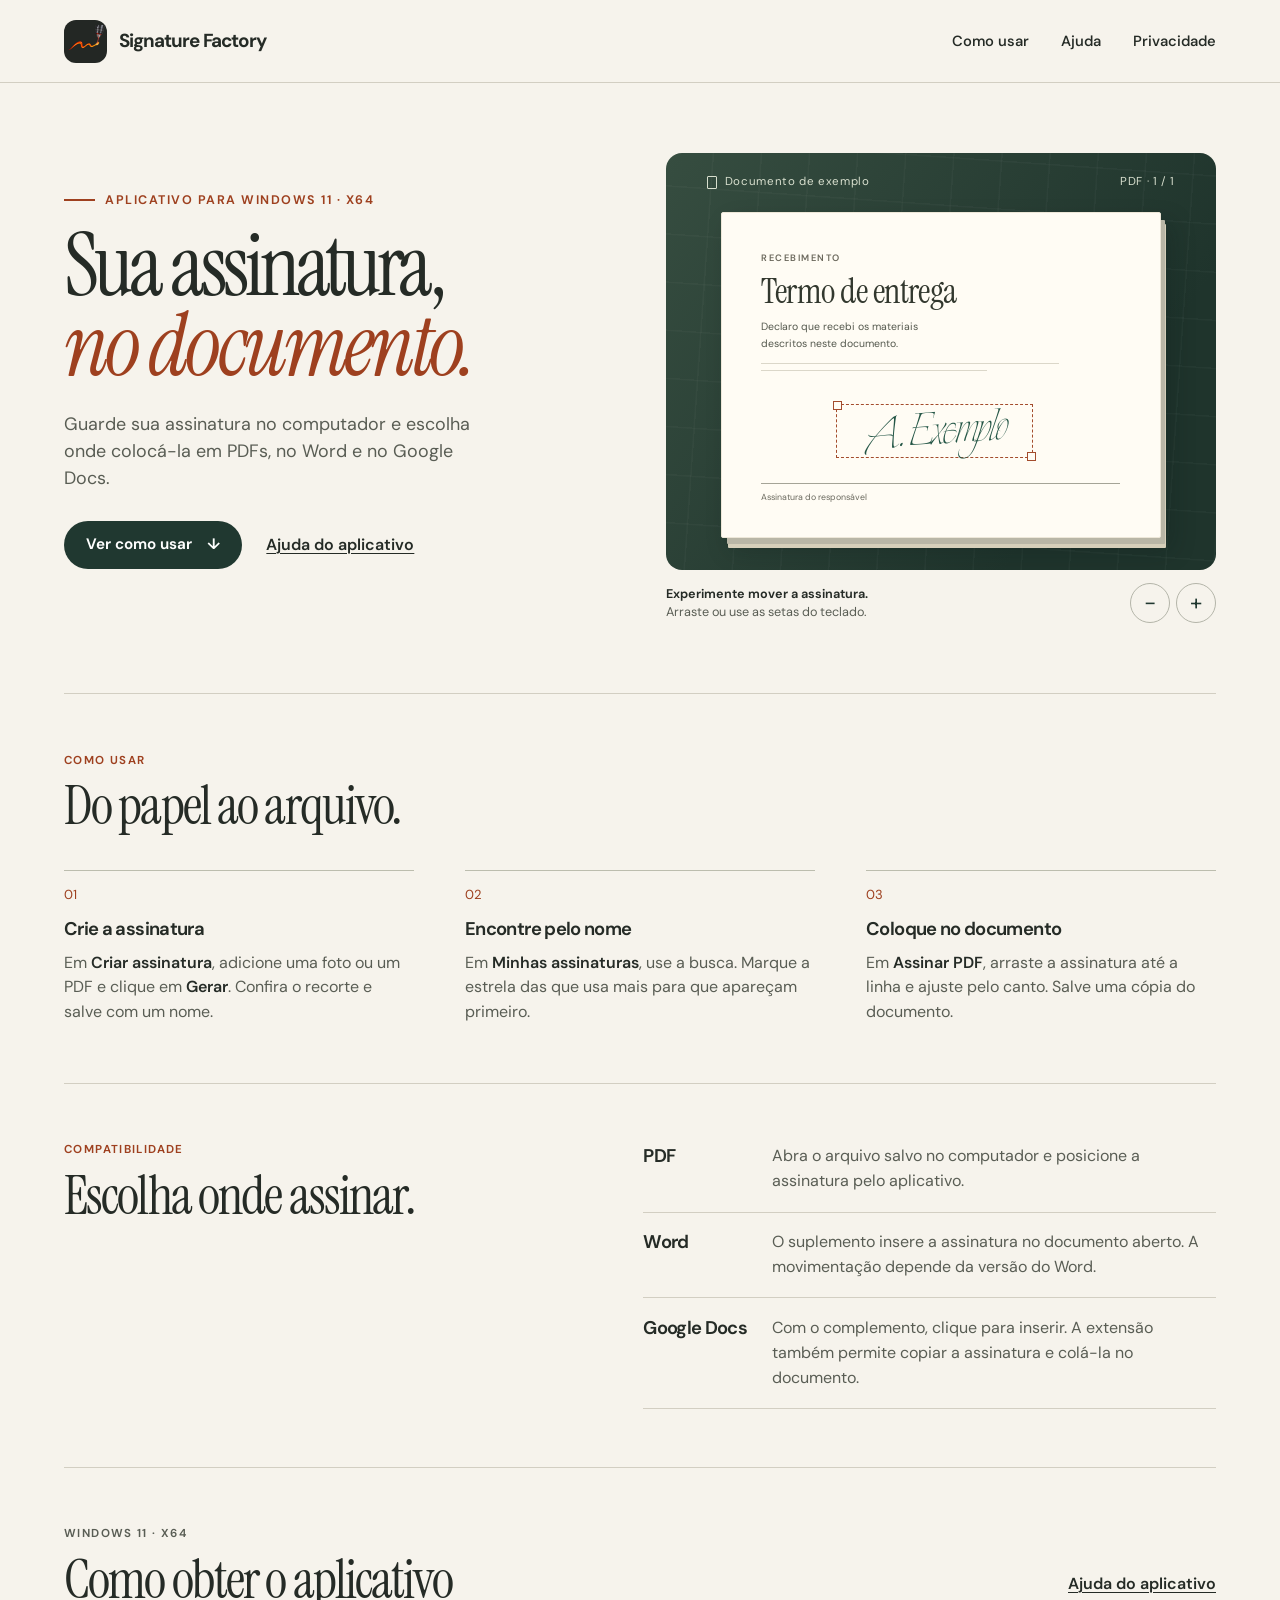
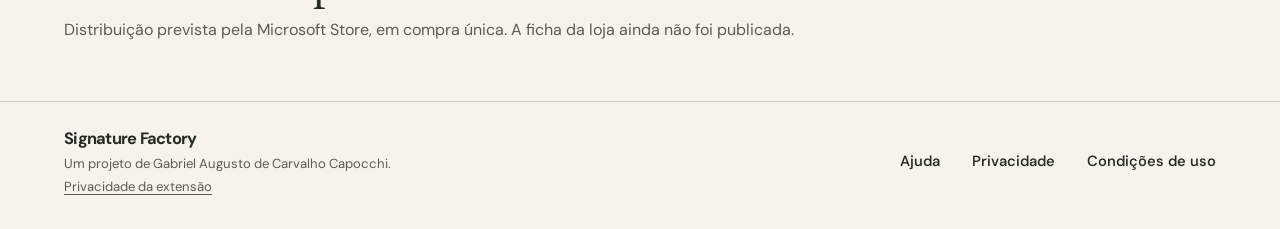
<file: index.html>
<!doctype html>
<html lang="pt-BR">
<head>
  <meta charset="utf-8">
  <meta name="viewport" content="width=device-width,initial-scale=1">
  <meta name="description" content="Crie, guarde e posicione sua assinatura em documentos pelo Windows. Conheça a prévia do Signature Factory.">
  <meta name="theme-color" content="#f6f3ec">
  <title>Signature Factory · Assinar documentos</title>
  <link rel="icon" href="assets/icone.png" type="image/png">
  <link rel="stylesheet" href="assets/site.css">
  <script src="publicacao.js" defer></script>
  <script src="assets/site.js" defer></script>
</head>
<body>
<a class="skip" href="#conteudo">Pular para o conteúdo</a>
<header class="site-header"><div class="shell masthead">
  <a class="brand" href="index.html" aria-label="Signature Factory, início"><span class="logo"><img src="assets/icone.png" width="40" height="40" alt=""></span>Signature Factory</a>
  <nav aria-label="Navegação principal"><a href="index.html#como-usar">Como usar</a><a href="ajuda.html">Ajuda</a><a href="privacidade.html">Privacidade</a></nav>
</div></header>
<main id="conteudo" class="shell">
<section class="hero" aria-labelledby="titulo">
  <div class="intro">
    <p class="platform">Aplicativo para Windows 11 · x64</p>
    <h1 id="titulo">Sua assinatura,<br><em>no documento.</em></h1>
    <p class="lede">Guarde sua assinatura no computador e escolha onde colocá-la em PDFs, no Word e no Google Docs.</p>
    <div class="actions"><a class="button" href="#como-usar">Ver como usar <span aria-hidden="true">↓</span></a><a class="text-link" href="ajuda.html">Ajuda do aplicativo</a></div>
  </div>
  <figure class="demo" id="exemplo">
    <div class="desk">
      <div class="viewer-bar"><span class="viewer-name">Documento de exemplo</span><span>PDF · 1 / 1</span></div>
      <div class="sheet" id="folha">
        <div class="sheet-body" aria-hidden="true"><span class="doc-label">Recebimento</span><h2>Termo de entrega</h2><p>Declaro que recebi os materiais<br>descritos neste documento.</p><span class="rule"></span><span class="rule short"></span><div class="sign-line"><small>Assinatura do responsável</small></div></div>
        <button class="signature" id="rubrica" type="button" aria-label="Mover assinatura fictícia. Use as setas do teclado." aria-describedby="instrucao"><span aria-hidden="true">A. Exemplo</span></button>
      </div>
    </div>
    <figcaption><span id="instrucao"><strong>Experimente mover a assinatura.</strong> Arraste ou use as setas do teclado.</span><div class="demo-controls" aria-label="Tamanho da assinatura"><button type="button" id="reduzir" aria-label="Diminuir assinatura">−</button><button type="button" id="ampliar" aria-label="Ampliar assinatura">+</button></div></figcaption>
    <p class="sr" role="status" id="demo-status"></p>
  </figure>
</section>
<section class="steps-section" id="como-usar" aria-labelledby="steps-title">
  <div class="section-heading"><p class="section-kicker">Como usar</p><h2 id="steps-title">Do papel ao arquivo.</h2></div>
  <ol class="steps">
    <li><h3>Crie a assinatura</h3><p>Em <strong>Criar assinatura</strong>, adicione uma foto ou um PDF e clique em <strong>Gerar</strong>. Confira o recorte e salve com um nome.</p></li>
    <li><h3>Encontre pelo nome</h3><p>Em <strong>Minhas assinaturas</strong>, use a busca. Marque a estrela das que usa mais para que apareçam primeiro.</p></li>
    <li><h3>Coloque no documento</h3><p>Em <strong>Assinar PDF</strong>, arraste a assinatura até a linha e ajuste pelo canto. Salve uma cópia do documento.</p></li>
  </ol>
</section>
<section class="formats" aria-labelledby="format-title">
  <div><p class="section-kicker">Compatibilidade</p><h2 id="format-title">Escolha onde assinar.</h2></div>
  <dl class="format-list"><div><dt>PDF</dt><dd>Abra o arquivo salvo no computador e posicione a assinatura pelo aplicativo.</dd></div><div><dt>Word</dt><dd>O suplemento insere a assinatura no documento aberto. A movimentação depende da versão do Word.</dd></div><div><dt>Google Docs</dt><dd>Com o complemento, clique para inserir. A extensão também permite copiar a assinatura e colá-la no documento.</dd></div></dl>
</section>
<section class="availability" aria-labelledby="availability-title"><div><p class="section-kicker">Windows 11 · x64</p><h2 id="availability-title">Como obter o aplicativo</h2><p>Distribuição prevista pela Microsoft Store, em compra única. A ficha da loja ainda não foi publicada.</p></div><a class="text-link" href="ajuda.html">Ajuda do aplicativo</a></section>
</main>
<footer><div class="shell foot"><div><strong>Signature Factory</strong><p>Um projeto de Gabriel Augusto de Carvalho Capocchi.</p><p><a href="privacidade-extensao.html">Privacidade da extensão</a></p></div>
<nav aria-label="Rodapé"><a href="ajuda.html">Ajuda</a><a href="privacidade.html">Privacidade</a><a href="condicoes.html">Condições de uso</a></nav></div></footer>
</body></html>
</file>
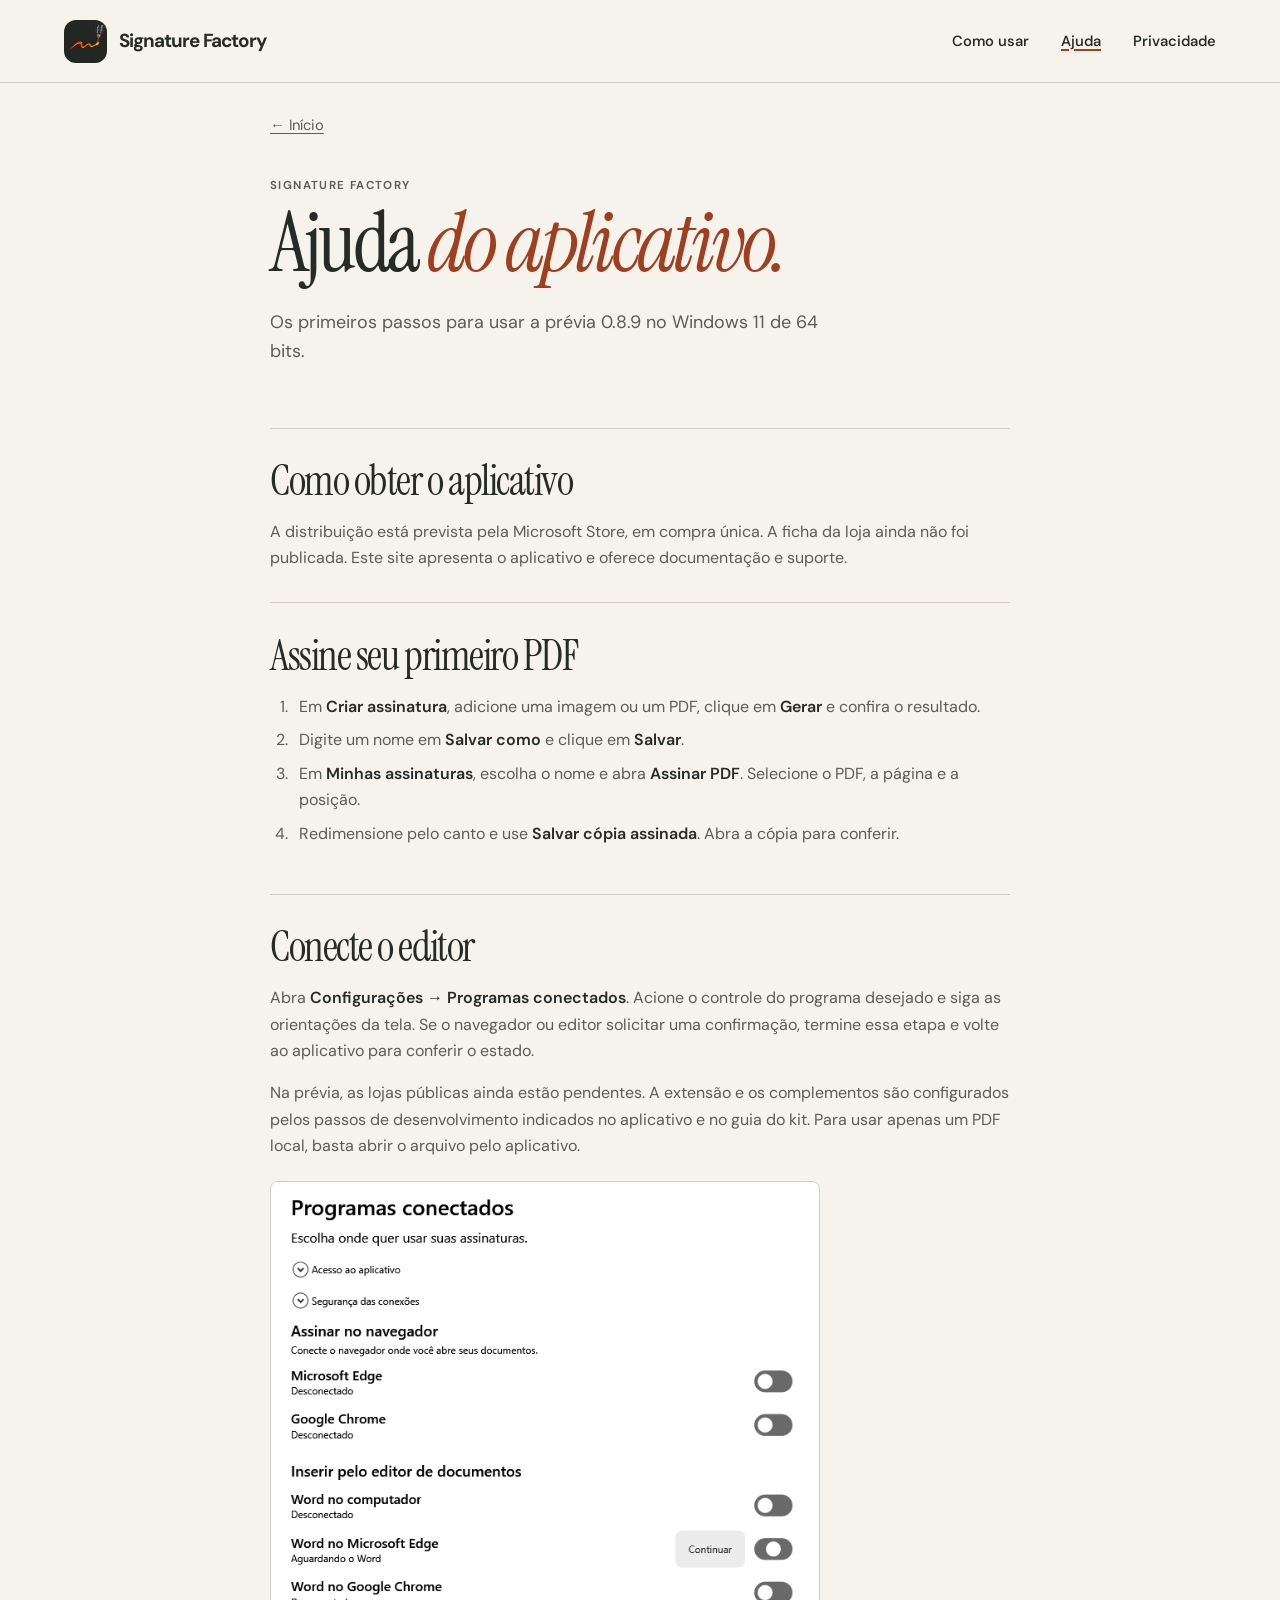
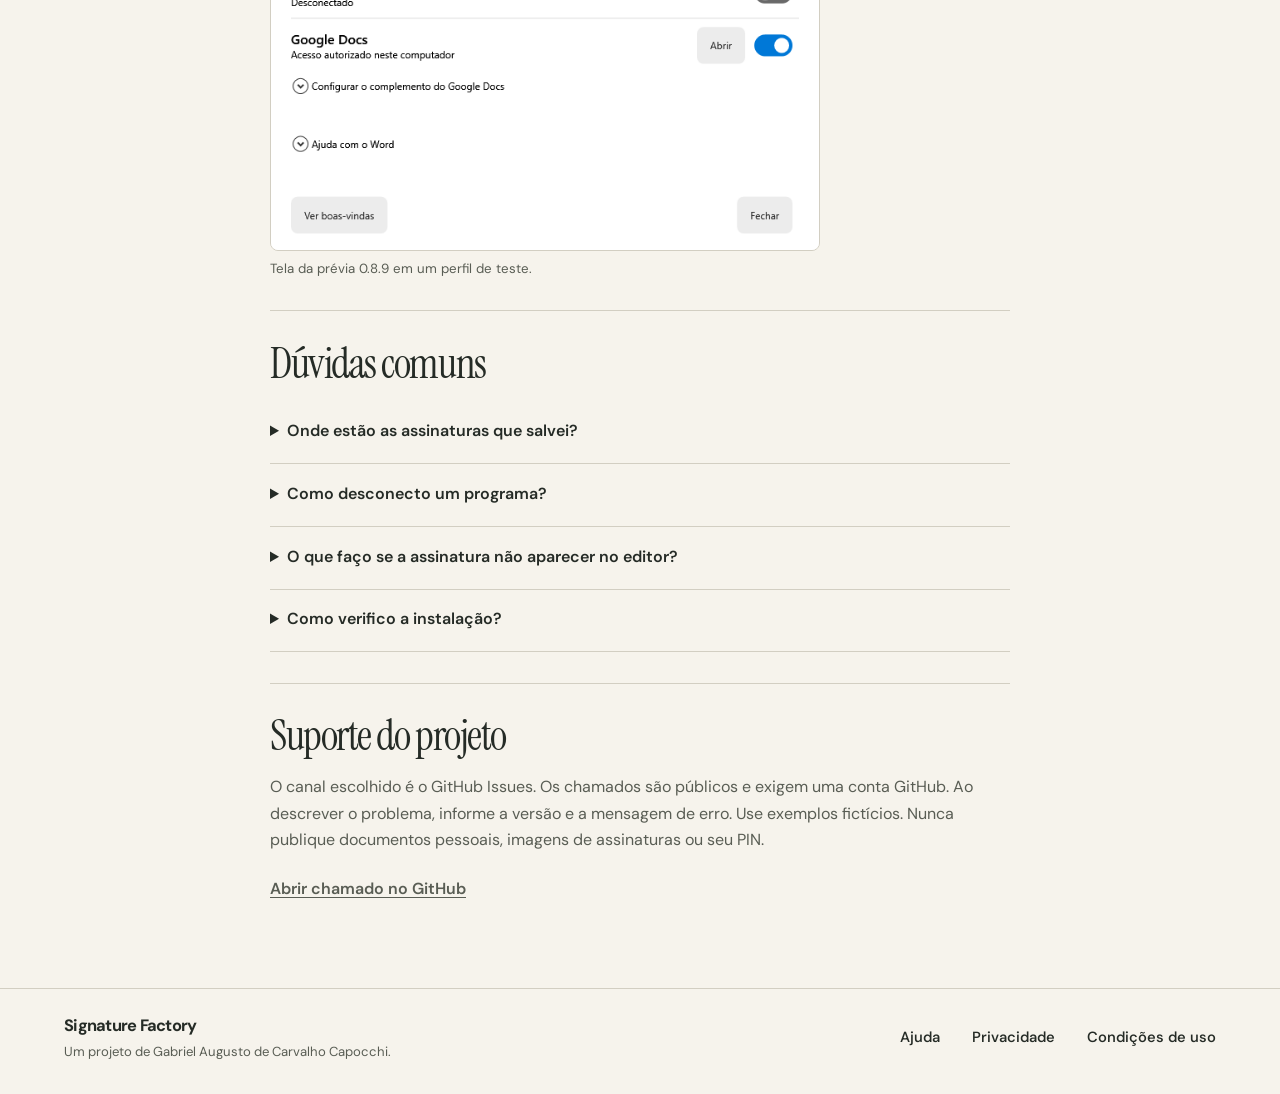
<file: ajuda.html>
<!doctype html>
<html lang="pt-BR">
<head>
  <meta charset="utf-8">
  <meta name="viewport" content="width=device-width,initial-scale=1">
  <meta name="description" content="Como colocar uma assinatura em um PDF e conectar seu editor no Signature Factory para Windows.">
  <meta name="theme-color" content="#f6f3ec">
  <title>Ajuda · Signature Factory</title>
  <link rel="icon" href="assets/icone.png" type="image/png">
  <link rel="stylesheet" href="assets/site.css">
  <script src="publicacao.js" defer></script>
  <script src="assets/site.js" defer></script>
</head>
<body>
<a class="skip" href="#conteudo">Pular para o conteúdo</a>
<header class="site-header"><div class="shell masthead">
  <a class="brand" href="index.html" aria-label="Signature Factory, início"><span class="logo"><img src="assets/icone.png" width="40" height="40" alt=""></span>Signature Factory</a>
  <nav aria-label="Navegação principal"><a href="index.html#como-usar">Como usar</a><a href="ajuda.html" aria-current="page">Ajuda</a><a href="privacidade.html">Privacidade</a></nav>
</div></header>
<main id="conteudo" class="shell">
<article class="reading"><a class="back" href="index.html">← Início</a><header><p class="section-kicker">Signature Factory</p><h1>Ajuda <em>do aplicativo.</em></h1><p class="lede">Os primeiros passos para usar a prévia 0.8.9 no Windows 11 de 64 bits.</p></header>
<section><h2>Como obter o aplicativo</h2><p>A distribuição está prevista pela Microsoft Store, em compra única. A ficha da loja ainda não foi publicada. Este site apresenta o aplicativo e oferece documentação e suporte.</p></section>
<section><h2>Assine seu primeiro PDF</h2><ol><li>Em <strong>Criar assinatura</strong>, adicione uma imagem ou um PDF, clique em <strong>Gerar</strong> e confira o resultado.</li><li>Digite um nome em <strong>Salvar como</strong> e clique em <strong>Salvar</strong>.</li><li>Em <strong>Minhas assinaturas</strong>, escolha o nome e abra <strong>Assinar PDF</strong>. Selecione o PDF, a página e a posição.</li><li>Redimensione pelo canto e use <strong>Salvar cópia assinada</strong>. Abra a cópia para conferir.</li></ol></section>
<section><h2>Conecte o editor</h2><p>Abra <strong>Configurações → Programas conectados</strong>. Acione o controle do programa desejado e siga as orientações da tela. Se o navegador ou editor solicitar uma confirmação, termine essa etapa e volte ao aplicativo para conferir o estado.</p><p>Na prévia, as lojas públicas ainda estão pendentes. A extensão e os complementos são configurados pelos passos de desenvolvimento indicados no aplicativo e no guia do kit. Para usar apenas um PDF local, basta abrir o arquivo pelo aplicativo.</p><figure class="app-screen"><img src="assets/programas-conectados.png" width="660" height="805" loading="lazy" alt="Tela Programas conectados no Windows com interruptores por navegador e editor. Na amostra, o Word no Edge aguarda confirmação e o Google Docs tem acesso local autorizado."><figcaption>Tela da prévia 0.8.9 em um perfil de teste.</figcaption></figure></section>
<section><h2>Dúvidas comuns</h2>
  <details><summary>Onde estão as assinaturas que salvei?</summary><p>Abra <strong>Minhas assinaturas</strong> na mesma conta do Windows usada para salvá-las. Use a busca pelo início do nome e marque a estrela para destacar as favoritas.</p></details>
  <details><summary>Como desconecto um programa?</summary><p>Volte a <strong>Configurações → Programas conectados</strong> e desligue o controle correspondente. Para remover também uma extensão instalada, abra o gerenciador de extensões do navegador. As permissões que você concedeu ao Google ou à Microsoft podem ser administradas na respectiva conta.</p></details>
  <details><summary>O que faço se a assinatura não aparecer no editor?</summary><p>Mantenha o aplicativo aberto, confira o estado da conexão e confirme que o documento permite edição. No Google Docs, você também pode escolher uma assinatura na extensão e usar <strong>Ctrl+V</strong> no ponto desejado.</p></details>
  <details><summary>Como verifico a instalação?</summary><p>Abra <strong>Verificar instalação</strong> no aplicativo ou pelo menu Iniciar e execute as verificações. O relatório pode ser salvo para revisão. Se pedir ajuda, informe a versão do aplicativo e a mensagem de erro e use apenas documentos fictícios para ilustrar.</p></details>
</section><section id="suporte"><h2>Suporte do projeto</h2><p>O canal escolhido é o GitHub Issues. Os chamados são públicos e exigem uma conta GitHub. Ao descrever o problema, informe a versão e a mensagem de erro. Use exemplos fictícios. Nunca publique documentos pessoais, imagens de assinaturas ou seu PIN.</p><p data-support-pending hidden>O canal externo será disponibilizado após a publicação do repositório. Enquanto isso, as instruções e as dúvidas comuns desta página estão disponíveis.</p><p data-support-block><a class="text-link" data-support href="https://github.com/Haduka1/signature-factory/issues/new">Abrir chamado no GitHub</a></p></section></article>
</main>
<footer><div class="shell foot"><div><strong>Signature Factory</strong><p>Um projeto de Gabriel Augusto de Carvalho Capocchi.</p></div>
<nav aria-label="Rodapé"><a href="ajuda.html">Ajuda</a><a href="privacidade.html">Privacidade</a><a href="condicoes.html">Condições de uso</a></nav></div></footer>
</body></html>
</file>
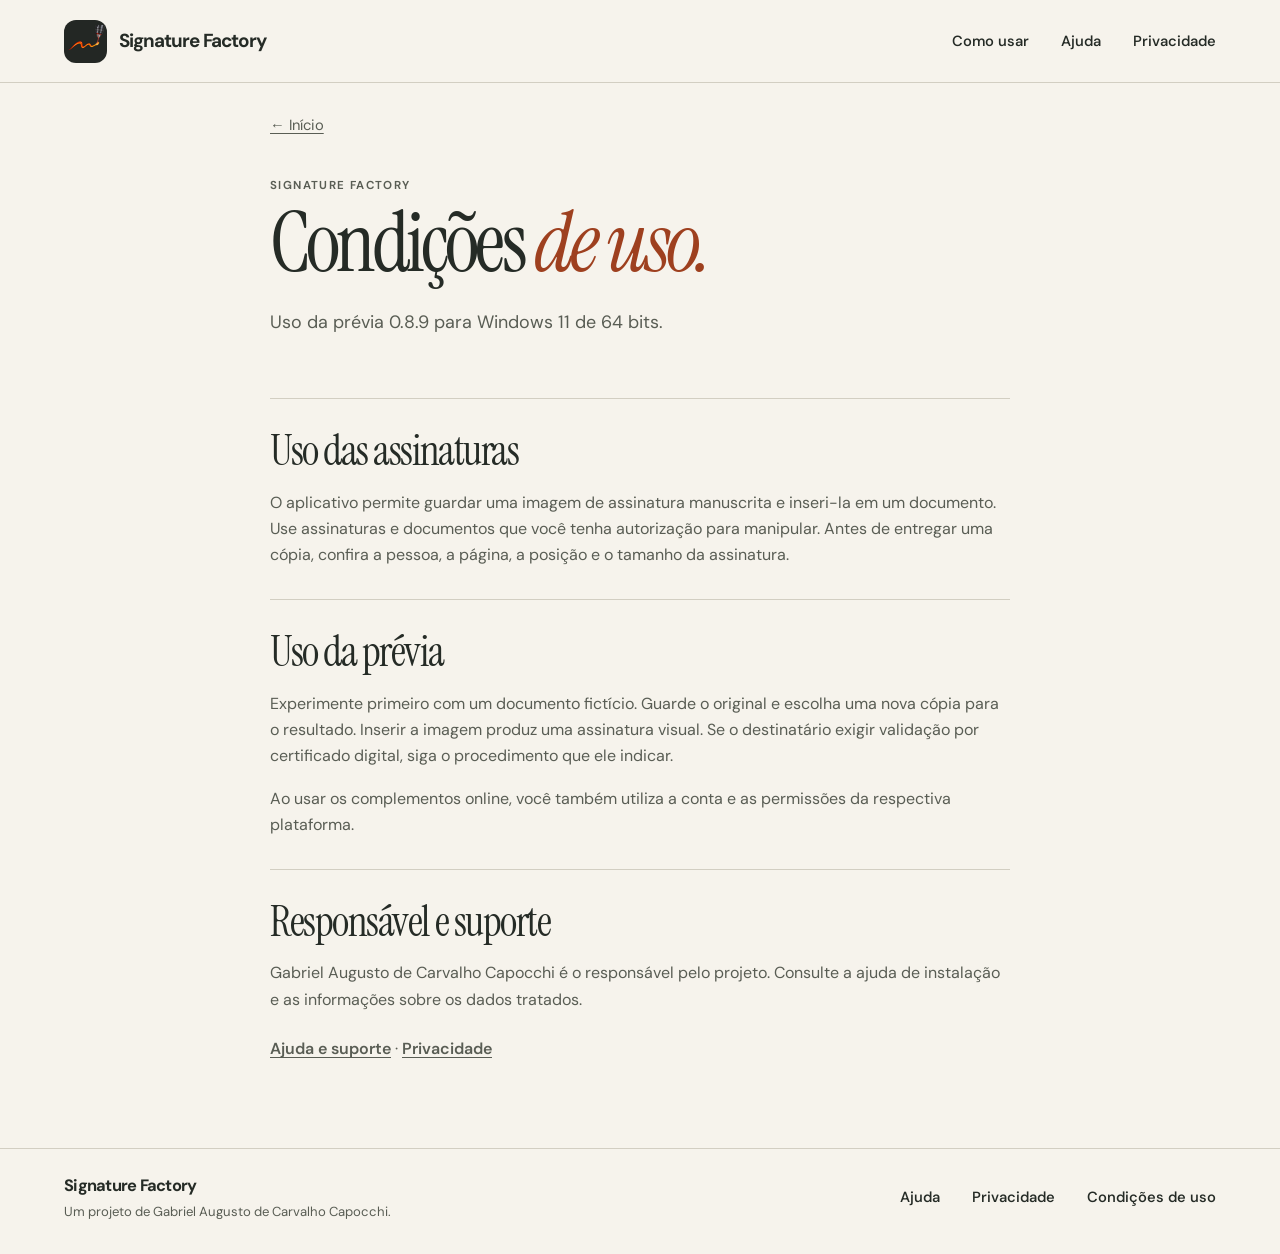
<file: condicoes.html>
<!doctype html>
<html lang="pt-BR">
<head>
  <meta charset="utf-8">
  <meta name="viewport" content="width=device-width,initial-scale=1">
  <meta name="description" content="Condições de uso da prévia do Signature Factory para Windows.">
  <meta name="theme-color" content="#f6f3ec">
  <title>Condições de uso · Signature Factory</title>
  <link rel="icon" href="assets/icone.png" type="image/png">
  <link rel="stylesheet" href="assets/site.css">
  <script src="publicacao.js" defer></script>
  <script src="assets/site.js" defer></script>
</head>
<body>
<a class="skip" href="#conteudo">Pular para o conteúdo</a>
<header class="site-header"><div class="shell masthead">
  <a class="brand" href="index.html" aria-label="Signature Factory, início"><span class="logo"><img src="assets/icone.png" width="40" height="40" alt=""></span>Signature Factory</a>
  <nav aria-label="Navegação principal"><a href="index.html#como-usar">Como usar</a><a href="ajuda.html">Ajuda</a><a href="privacidade.html">Privacidade</a></nav>
</div></header>
<main id="conteudo" class="shell">
<article class="reading"><a class="back" href="index.html">← Início</a><header><p class="section-kicker">Signature Factory</p><h1>Condições <em>de uso.</em></h1><p class="lede">Uso da prévia 0.8.9 para Windows 11 de 64 bits.</p></header>
<section><h2>Uso das assinaturas</h2><p>O aplicativo permite guardar uma imagem de assinatura manuscrita e inseri-la em um documento. Use assinaturas e documentos que você tenha autorização para manipular. Antes de entregar uma cópia, confira a pessoa, a página, a posição e o tamanho da assinatura.</p></section>
<section><h2>Uso da prévia</h2><p>Experimente primeiro com um documento fictício. Guarde o original e escolha uma nova cópia para o resultado. Inserir a imagem produz uma assinatura visual. Se o destinatário exigir validação por certificado digital, siga o procedimento que ele indicar.</p><p>Ao usar os complementos online, você também utiliza a conta e as permissões da respectiva plataforma.</p></section>
<section><h2>Responsável e suporte</h2><p>Gabriel Augusto de Carvalho Capocchi é o responsável pelo projeto. Consulte a ajuda de instalação e as informações sobre os dados tratados.</p><p><a class="text-link" href="ajuda.html#suporte">Ajuda e suporte</a> · <a class="text-link" href="privacidade.html">Privacidade</a></p></section></article>
</main>
<footer><div class="shell foot"><div><strong>Signature Factory</strong><p>Um projeto de Gabriel Augusto de Carvalho Capocchi.</p></div>
<nav aria-label="Rodapé"><a href="ajuda.html">Ajuda</a><a href="privacidade.html">Privacidade</a><a href="condicoes.html">Condições de uso</a></nav></div></footer>
</body></html>
</file>
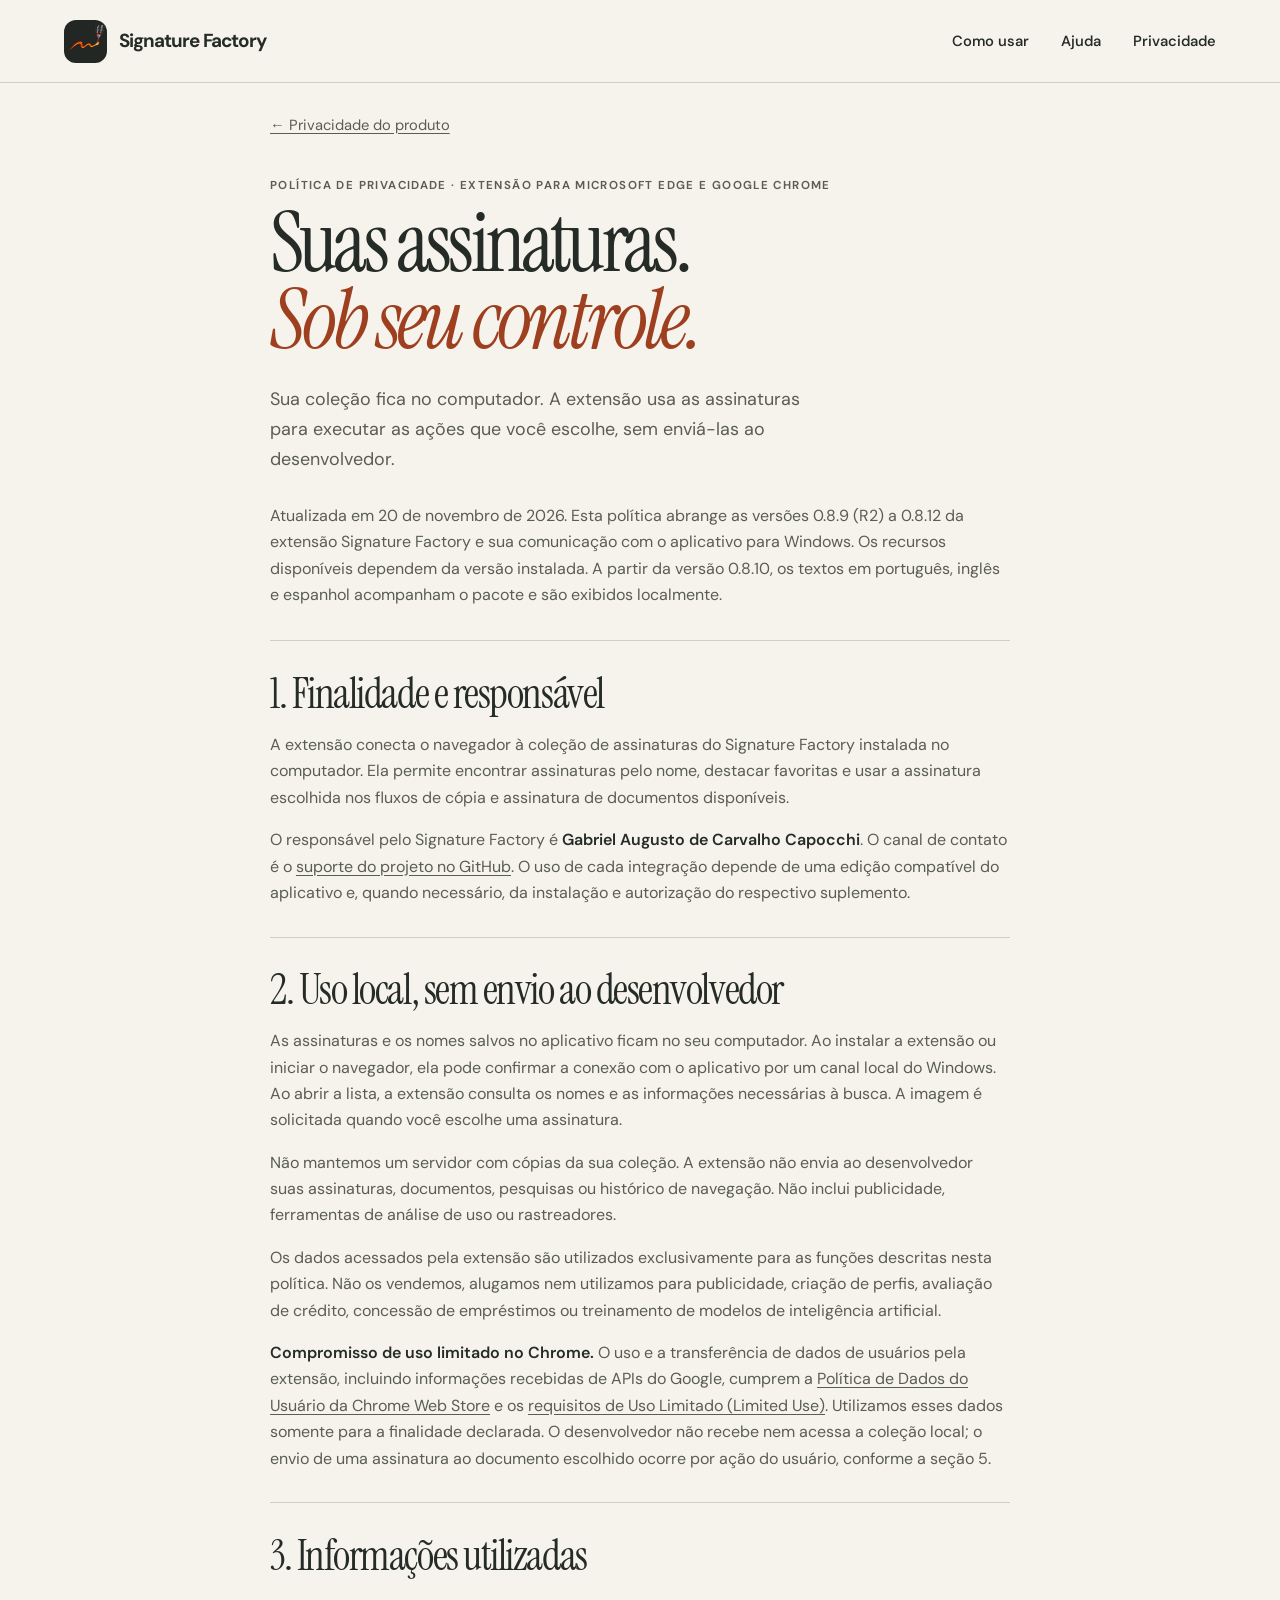
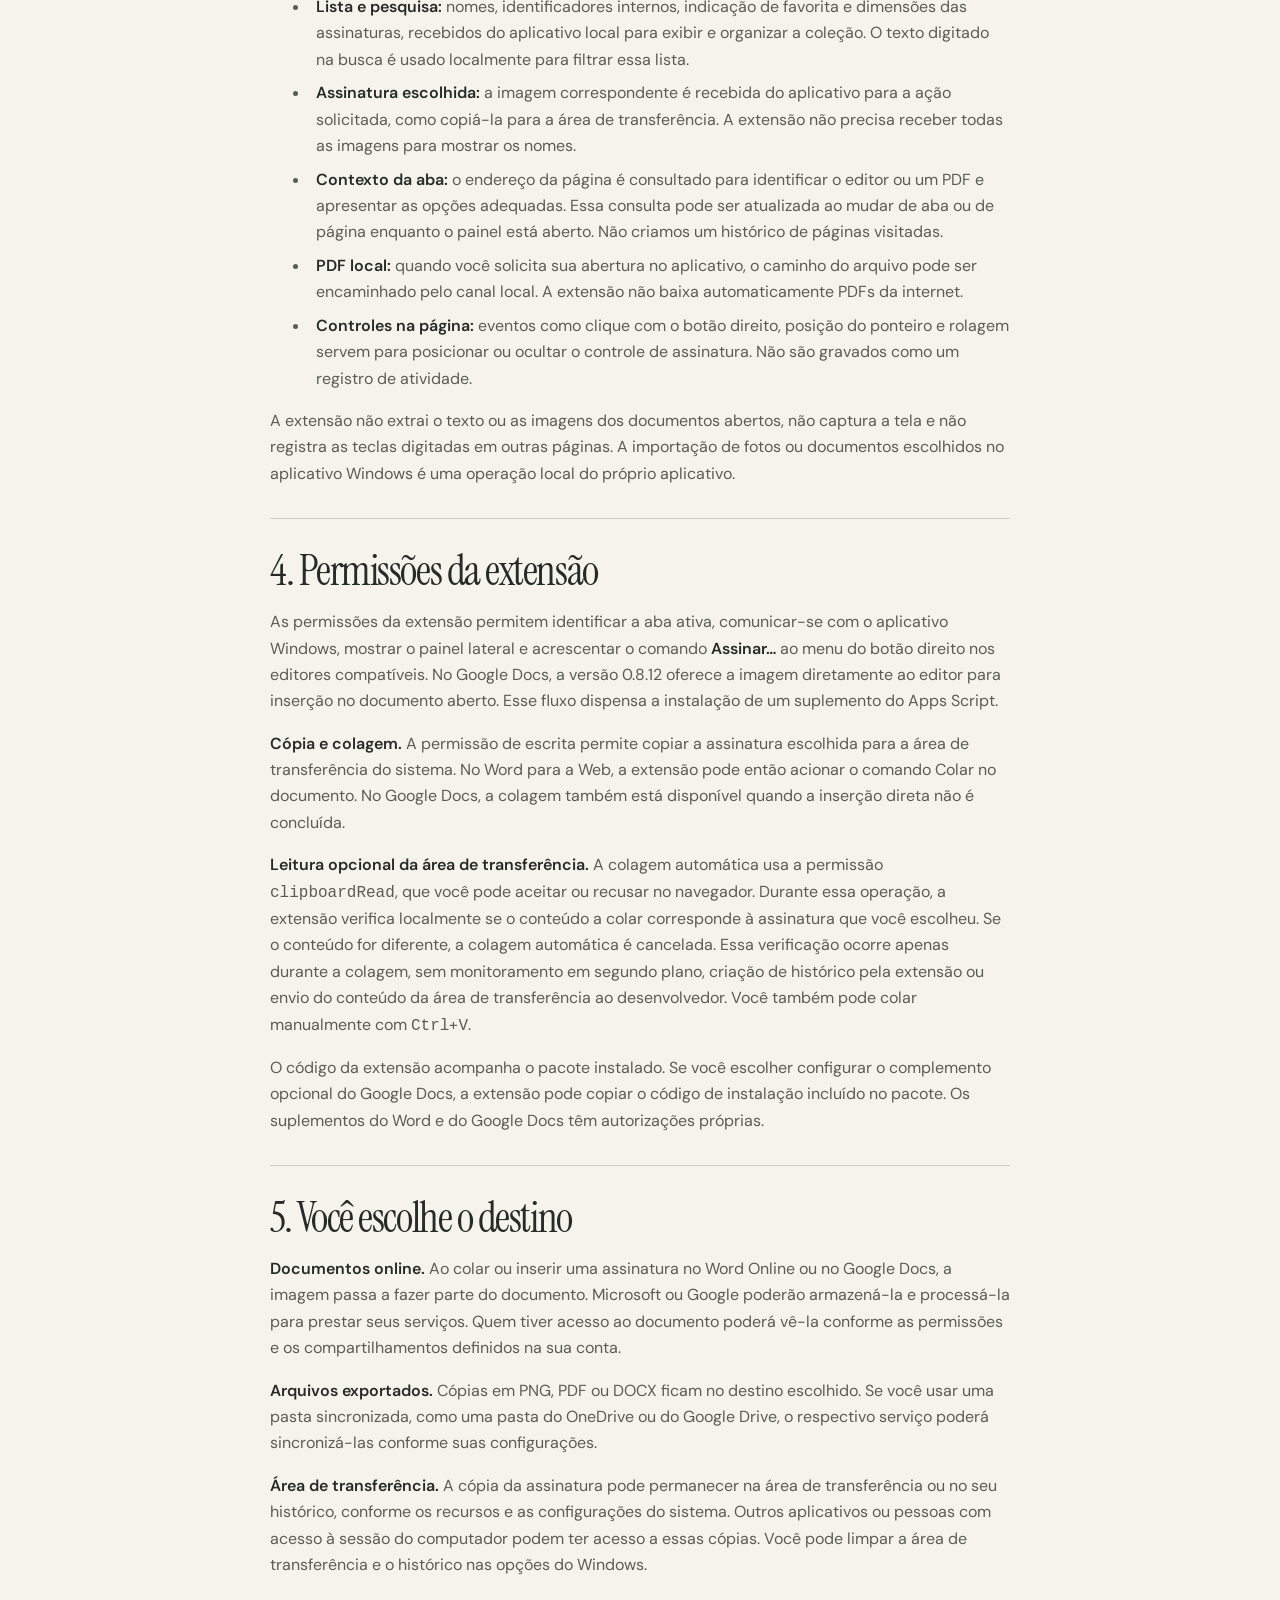
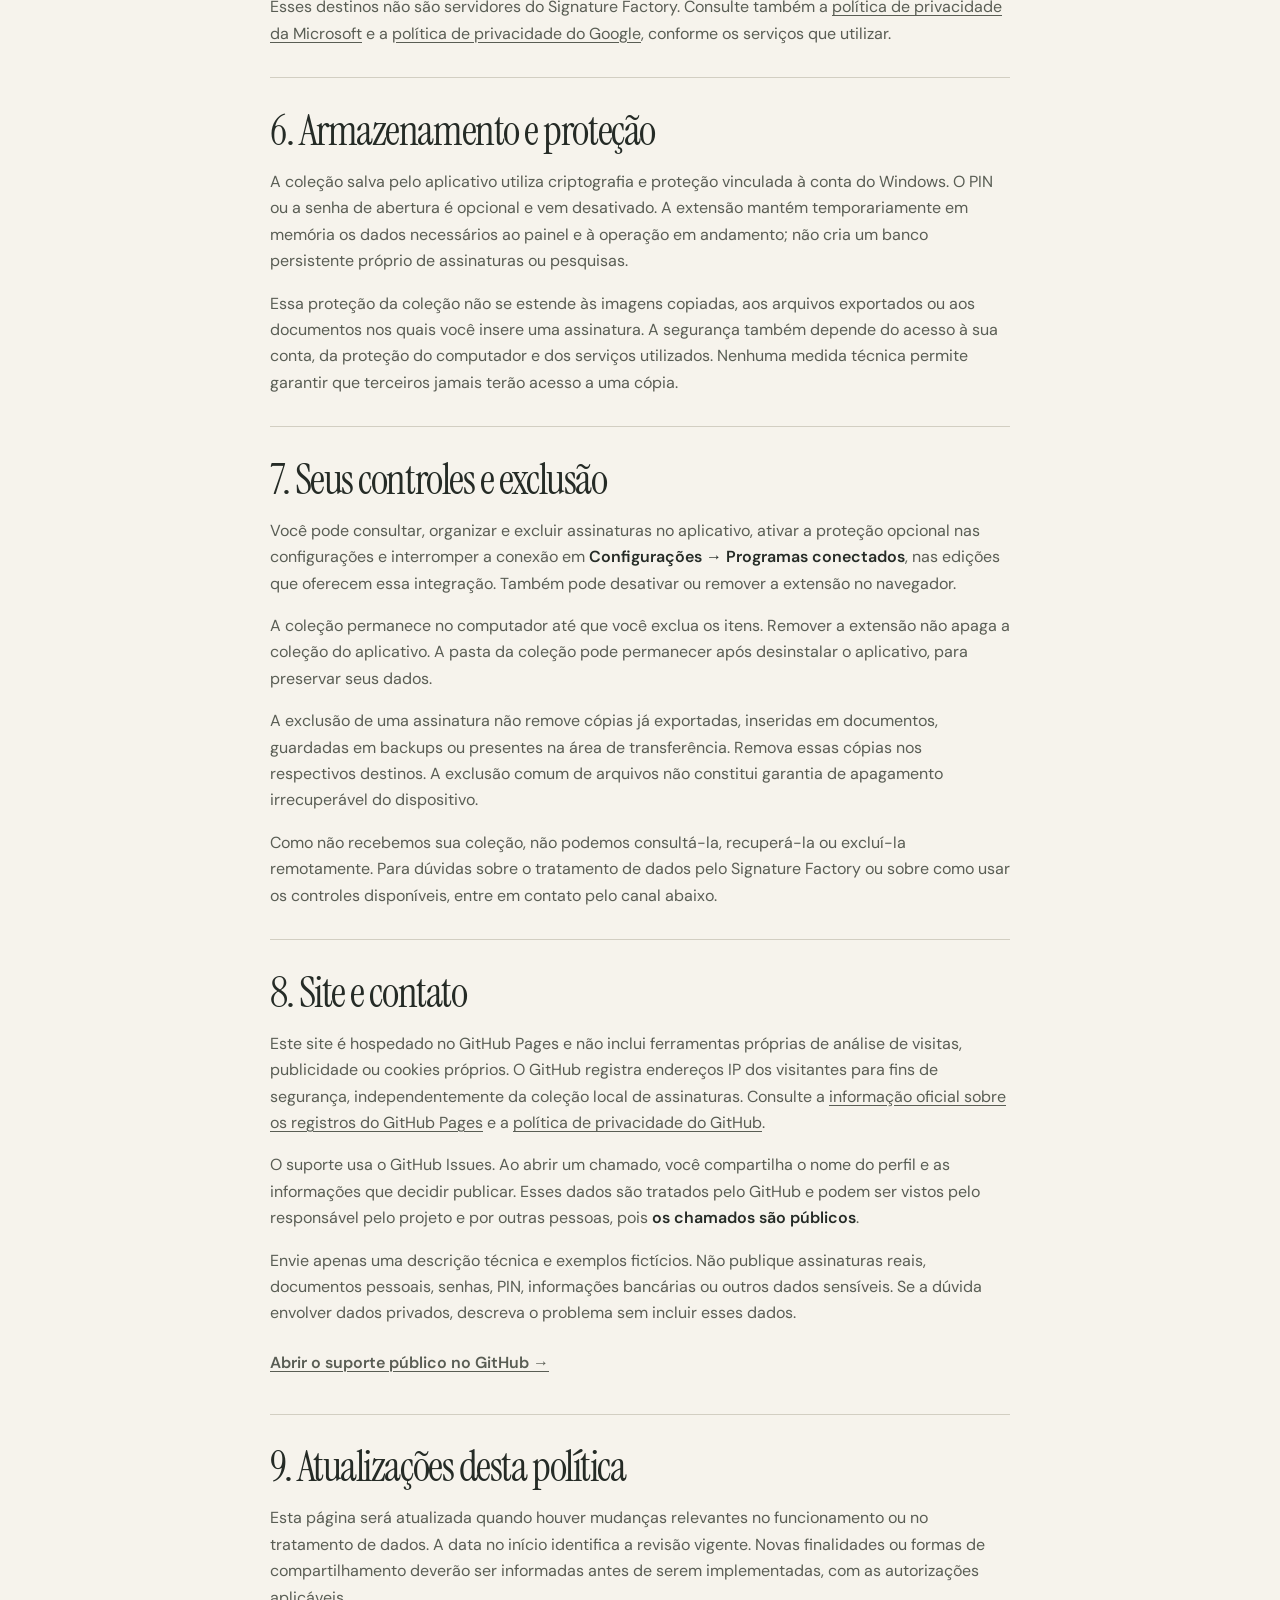
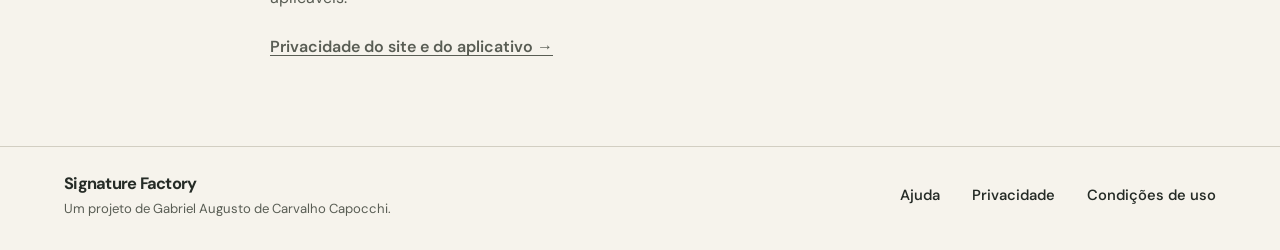
<file: privacidade-extensao.html>
<!doctype html>
<html lang="pt-BR">
<head>
  <meta charset="utf-8">
  <meta name="viewport" content="width=device-width,initial-scale=1">
  <meta name="description" content="Política de privacidade da extensão Signature Factory para Microsoft Edge e Google Chrome: uso local das assinaturas, permissões, proteção dos dados e controle do usuário.">
  <meta name="theme-color" content="#f6f3ec">
  <title>Privacidade da extensão · Signature Factory</title>
  <link rel="canonical" href="https://haduka1.github.io/signature-factory/privacidade-extensao.html">
  <link rel="icon" href="assets/icone.png" type="image/png">
  <link rel="stylesheet" href="assets/site.css">
</head>
<body>
<a class="skip" href="#conteudo">Pular para o conteúdo</a>
<header class="site-header"><div class="shell masthead">
  <a class="brand" href="index.html" aria-label="Signature Factory, início"><span class="logo"><img src="assets/icone.png" width="40" height="40" alt=""></span>Signature Factory</a>
  <nav aria-label="Navegação principal"><a href="index.html#como-usar">Como usar</a><a href="ajuda.html">Ajuda</a><a href="privacidade.html">Privacidade</a></nav>
</div></header>
<main id="conteudo" class="shell">
<article class="reading">
  <a class="back" href="privacidade.html">← Privacidade do produto</a>
  <header>
    <p class="section-kicker">Política de privacidade · Extensão para Microsoft Edge e Google Chrome</p>
    <h1>Suas assinaturas.<br><em>Sob seu controle.</em></h1>
    <p class="lede">Sua coleção fica no computador. A extensão usa as assinaturas para executar as ações que você escolhe, sem enviá-las ao desenvolvedor.</p>
    <p>Atualizada em <time datetime="2026-11-20">20 de novembro de 2026</time>. Esta política abrange as versões 0.8.9 (R2) a 0.8.12 da extensão Signature Factory e sua comunicação com o aplicativo para Windows. Os recursos disponíveis dependem da versão instalada. A partir da versão 0.8.10, os textos em português, inglês e espanhol acompanham o pacote e são exibidos localmente.</p>
  </header>
  <section aria-labelledby="responsavel">
    <h2 id="responsavel">1. Finalidade e responsável</h2>
    <p>A extensão conecta o navegador à coleção de assinaturas do Signature Factory instalada no computador. Ela permite encontrar assinaturas pelo nome, destacar favoritas e usar a assinatura escolhida nos fluxos de cópia e assinatura de documentos disponíveis.</p>
    <p>O responsável pelo Signature Factory é <strong>Gabriel Augusto de Carvalho Capocchi</strong>. O canal de contato é o <a href="https://github.com/Haduka1/signature-factory/issues">suporte do projeto no GitHub</a>. O uso de cada integração depende de uma edição compatível do aplicativo e, quando necessário, da instalação e autorização do respectivo suplemento.</p>
  </section>
  <section aria-labelledby="uso-local">
    <h2 id="uso-local">2. Uso local, sem envio ao desenvolvedor</h2>
    <p>As assinaturas e os nomes salvos no aplicativo ficam no seu computador. Ao instalar a extensão ou iniciar o navegador, ela pode confirmar a conexão com o aplicativo por um canal local do Windows. Ao abrir a lista, a extensão consulta os nomes e as informações necessárias à busca. A imagem é solicitada quando você escolhe uma assinatura.</p>
    <p>Não mantemos um servidor com cópias da sua coleção. A extensão não envia ao desenvolvedor suas assinaturas, documentos, pesquisas ou histórico de navegação. Não inclui publicidade, ferramentas de análise de uso ou rastreadores.</p>
    <p>Os dados acessados pela extensão são utilizados exclusivamente para as funções descritas nesta política. Não os vendemos, alugamos nem utilizamos para publicidade, criação de perfis, avaliação de crédito, concessão de empréstimos ou treinamento de modelos de inteligência artificial.</p>
    <p><strong>Compromisso de uso limitado no Chrome.</strong> O uso e a transferência de dados de usuários pela extensão, incluindo informações recebidas de APIs do Google, cumprem a <a href="https://developer.chrome.com/docs/webstore/program-policies/user-data-faq">Política de Dados do Usuário da Chrome Web Store</a> e os <a href="https://developer.chrome.com/docs/webstore/program-policies/limited-use">requisitos de Uso Limitado (Limited Use)</a>. Utilizamos esses dados somente para a finalidade declarada. O desenvolvedor não recebe nem acessa a coleção local; o envio de uma assinatura ao documento escolhido ocorre por ação do usuário, conforme a seção 5.</p>
  </section>
  <section aria-labelledby="dados">
    <h2 id="dados">3. Informações utilizadas</h2>
    <ul>
      <li><strong>Lista e pesquisa:</strong> nomes, identificadores internos, indicação de favorita e dimensões das assinaturas, recebidos do aplicativo local para exibir e organizar a coleção. O texto digitado na busca é usado localmente para filtrar essa lista.</li>
      <li><strong>Assinatura escolhida:</strong> a imagem correspondente é recebida do aplicativo para a ação solicitada, como copiá-la para a área de transferência. A extensão não precisa receber todas as imagens para mostrar os nomes.</li>
      <li><strong>Contexto da aba:</strong> o endereço da página é consultado para identificar o editor ou um PDF e apresentar as opções adequadas. Essa consulta pode ser atualizada ao mudar de aba ou de página enquanto o painel está aberto. Não criamos um histórico de páginas visitadas.</li>
      <li><strong>PDF local:</strong> quando você solicita sua abertura no aplicativo, o caminho do arquivo pode ser encaminhado pelo canal local. A extensão não baixa automaticamente PDFs da internet.</li>
      <li><strong>Controles na página:</strong> eventos como clique com o botão direito, posição do ponteiro e rolagem servem para posicionar ou ocultar o controle de assinatura. Não são gravados como um registro de atividade.</li>
    </ul>
    <p>A extensão não extrai o texto ou as imagens dos documentos abertos, não captura a tela e não registra as teclas digitadas em outras páginas. A importação de fotos ou documentos escolhidos no aplicativo Windows é uma operação local do próprio aplicativo.</p>
  </section>
  <section aria-labelledby="permissoes">
    <h2 id="permissoes">4. Permissões da extensão</h2>
    <p>As permissões da extensão permitem identificar a aba ativa, comunicar-se com o aplicativo Windows, mostrar o painel lateral e acrescentar o comando <strong>Assinar…</strong> ao menu do botão direito nos editores compatíveis. No Google Docs, a versão 0.8.12 oferece a imagem diretamente ao editor para inserção no documento aberto. Esse fluxo dispensa a instalação de um suplemento do Apps Script.</p>
    <p><strong>Cópia e colagem.</strong> A permissão de escrita permite copiar a assinatura escolhida para a área de transferência do sistema. No Word para a Web, a extensão pode então acionar o comando Colar no documento. No Google Docs, a colagem também está disponível quando a inserção direta não é concluída.</p>
    <p><strong>Leitura opcional da área de transferência.</strong> A colagem automática usa a permissão <code>clipboardRead</code>, que você pode aceitar ou recusar no navegador. Durante essa operação, a extensão verifica localmente se o conteúdo a colar corresponde à assinatura que você escolheu. Se o conteúdo for diferente, a colagem automática é cancelada. Essa verificação ocorre apenas durante a colagem, sem monitoramento em segundo plano, criação de histórico pela extensão ou envio do conteúdo da área de transferência ao desenvolvedor. Você também pode colar manualmente com <kbd>Ctrl</kbd>+<kbd>V</kbd>.</p>
    <p>O código da extensão acompanha o pacote instalado. Se você escolher configurar o complemento opcional do Google Docs, a extensão pode copiar o código de instalação incluído no pacote. Os suplementos do Word e do Google Docs têm autorizações próprias.</p>
  </section>
  <section aria-labelledby="destinos">
    <h2 id="destinos">5. Você escolhe o destino</h2>
    <p><strong>Documentos online.</strong> Ao colar ou inserir uma assinatura no Word Online ou no Google Docs, a imagem passa a fazer parte do documento. Microsoft ou Google poderão armazená-la e processá-la para prestar seus serviços. Quem tiver acesso ao documento poderá vê-la conforme as permissões e os compartilhamentos definidos na sua conta.</p>
    <p><strong>Arquivos exportados.</strong> Cópias em PNG, PDF ou DOCX ficam no destino escolhido. Se você usar uma pasta sincronizada, como uma pasta do OneDrive ou do Google Drive, o respectivo serviço poderá sincronizá-las conforme suas configurações.</p>
    <p><strong>Área de transferência.</strong> A cópia da assinatura pode permanecer na área de transferência ou no seu histórico, conforme os recursos e as configurações do sistema. Outros aplicativos ou pessoas com acesso à sessão do computador podem ter acesso a essas cópias. Você pode limpar a área de transferência e o histórico nas opções do Windows.</p>
    <p>Esses destinos não são servidores do Signature Factory. Consulte também a <a href="https://privacy.microsoft.com/pt-br/privacystatement">política de privacidade da Microsoft</a> e a <a href="https://policies.google.com/privacy?hl=pt-BR">política de privacidade do Google</a>, conforme os serviços que utilizar.</p>
  </section>
  <section aria-labelledby="protecao">
    <h2 id="protecao">6. Armazenamento e proteção</h2>
    <p>A coleção salva pelo aplicativo utiliza criptografia e proteção vinculada à conta do Windows. O PIN ou a senha de abertura é opcional e vem desativado. A extensão mantém temporariamente em memória os dados necessários ao painel e à operação em andamento; não cria um banco persistente próprio de assinaturas ou pesquisas.</p>
    <p>Essa proteção da coleção não se estende às imagens copiadas, aos arquivos exportados ou aos documentos nos quais você insere uma assinatura. A segurança também depende do acesso à sua conta, da proteção do computador e dos serviços utilizados. Nenhuma medida técnica permite garantir que terceiros jamais terão acesso a uma cópia.</p>
  </section>
  <section aria-labelledby="controle">
    <h2 id="controle">7. Seus controles e exclusão</h2>
    <p>Você pode consultar, organizar e excluir assinaturas no aplicativo, ativar a proteção opcional nas configurações e interromper a conexão em <strong>Configurações → Programas conectados</strong>, nas edições que oferecem essa integração. Também pode desativar ou remover a extensão no navegador.</p>
    <p>A coleção permanece no computador até que você exclua os itens. Remover a extensão não apaga a coleção do aplicativo. A pasta da coleção pode permanecer após desinstalar o aplicativo, para preservar seus dados.</p>
    <p>A exclusão de uma assinatura não remove cópias já exportadas, inseridas em documentos, guardadas em backups ou presentes na área de transferência. Remova essas cópias nos respectivos destinos. A exclusão comum de arquivos não constitui garantia de apagamento irrecuperável do dispositivo.</p>
    <p>Como não recebemos sua coleção, não podemos consultá-la, recuperá-la ou excluí-la remotamente. Para dúvidas sobre o tratamento de dados pelo Signature Factory ou sobre como usar os controles disponíveis, entre em contato pelo canal abaixo.</p>
  </section>
  <section aria-labelledby="site-suporte">
    <h2 id="site-suporte">8. Site e contato</h2>
    <p>Este site é hospedado no GitHub Pages e não inclui ferramentas próprias de análise de visitas, publicidade ou cookies próprios. O GitHub registra endereços IP dos visitantes para fins de segurança, independentemente da coleção local de assinaturas. Consulte a <a href="https://docs.github.com/en/pages/getting-started-with-github-pages/what-is-github-pages#data-collection">informação oficial sobre os registros do GitHub Pages</a> e a <a href="https://docs.github.com/en/site-policy/privacy-policies/github-general-privacy-statement">política de privacidade do GitHub</a>.</p>
    <p>O suporte usa o GitHub Issues. Ao abrir um chamado, você compartilha o nome do perfil e as informações que decidir publicar. Esses dados são tratados pelo GitHub e podem ser vistos pelo responsável pelo projeto e por outras pessoas, pois <strong>os chamados são públicos</strong>.</p>
    <p>Envie apenas uma descrição técnica e exemplos fictícios. Não publique assinaturas reais, documentos pessoais, senhas, PIN, informações bancárias ou outros dados sensíveis. Se a dúvida envolver dados privados, descreva o problema sem incluir esses dados.</p>
    <p><a class="text-link" href="https://github.com/Haduka1/signature-factory/issues">Abrir o suporte público no GitHub →</a></p>
  </section>
  <section aria-labelledby="atualizacoes">
    <h2 id="atualizacoes">9. Atualizações desta política</h2>
    <p>Esta página será atualizada quando houver mudanças relevantes no funcionamento ou no tratamento de dados. A data no início identifica a revisão vigente. Novas finalidades ou formas de compartilhamento deverão ser informadas antes de serem implementadas, com as autorizações aplicáveis.</p>
    <p><a class="text-link" href="privacidade.html">Privacidade do site e do aplicativo →</a></p>
  </section>
</article>
</main>
<footer><div class="shell foot"><div><strong>Signature Factory</strong><p>Um projeto de Gabriel Augusto de Carvalho Capocchi.</p></div>
<nav aria-label="Rodapé"><a href="ajuda.html">Ajuda</a><a href="privacidade.html">Privacidade</a><a href="condicoes.html">Condições de uso</a></nav></div></footer>
</body>
</html>
</file>
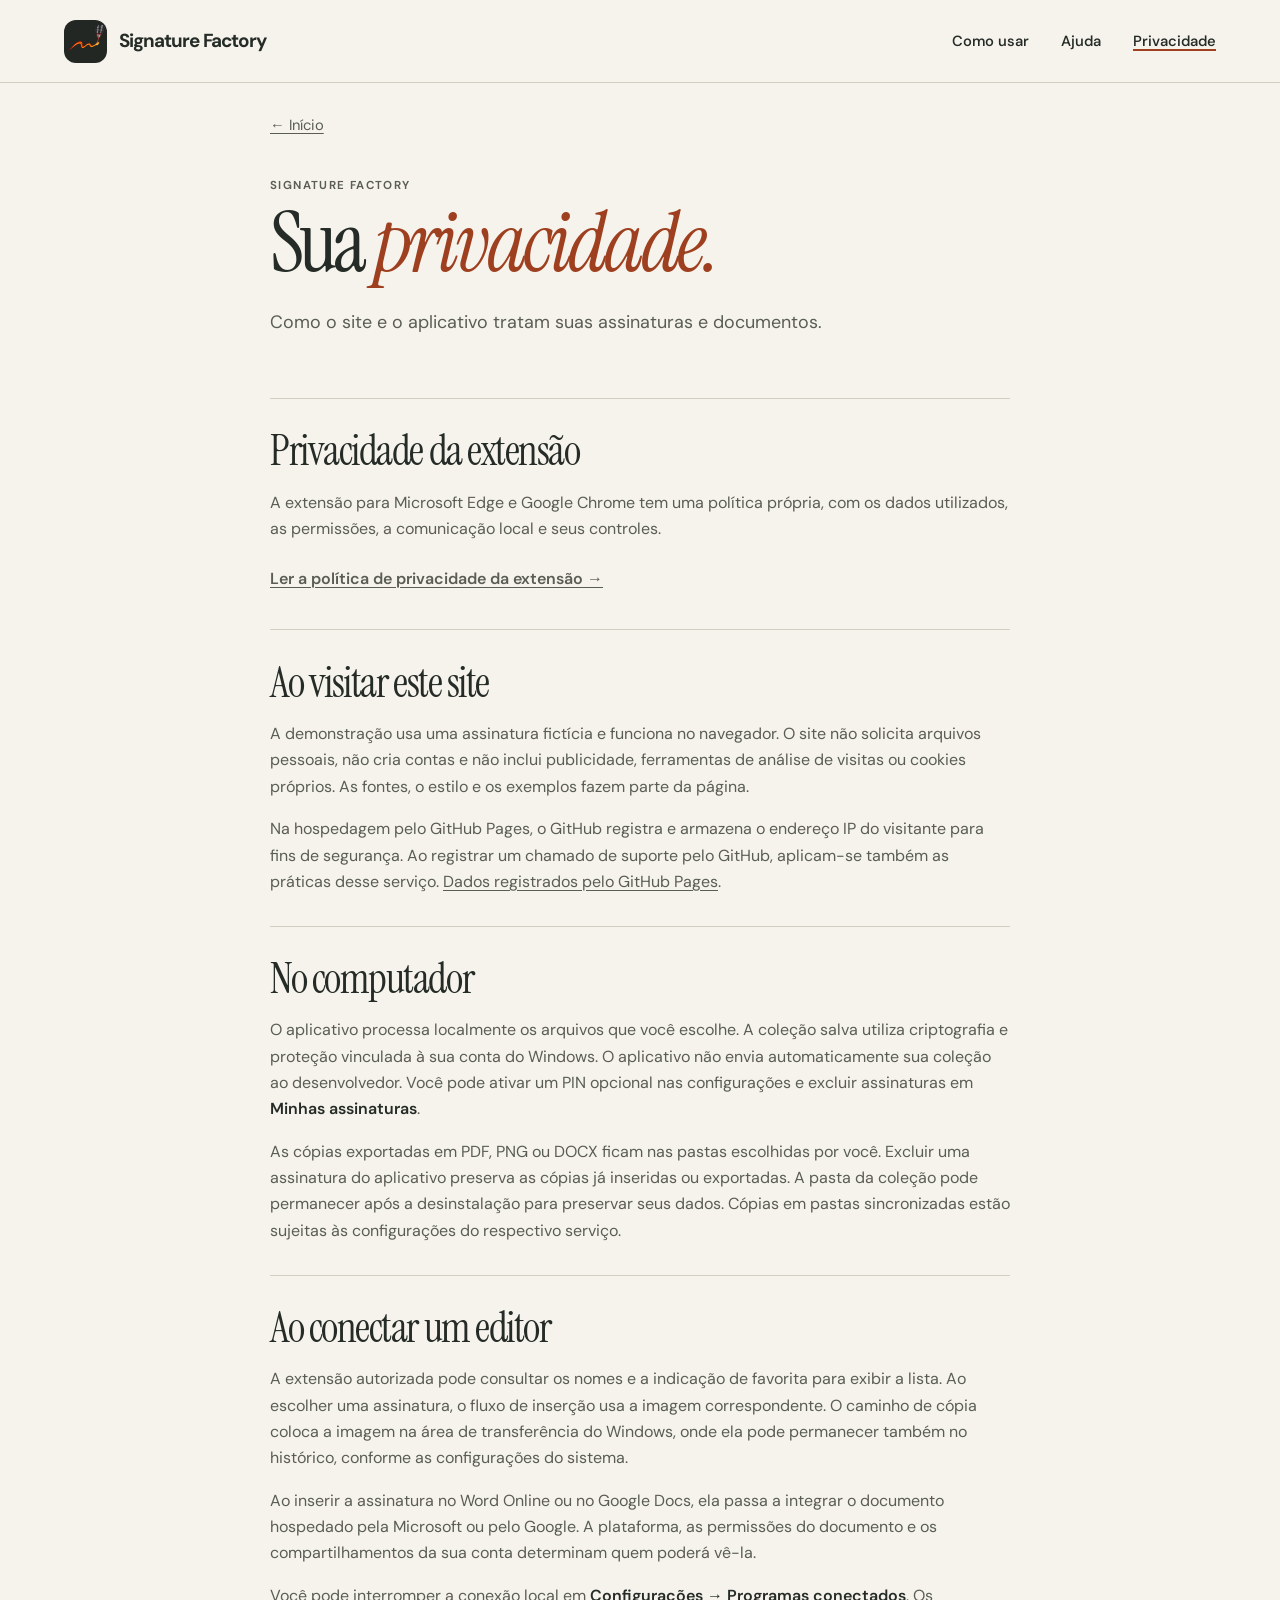
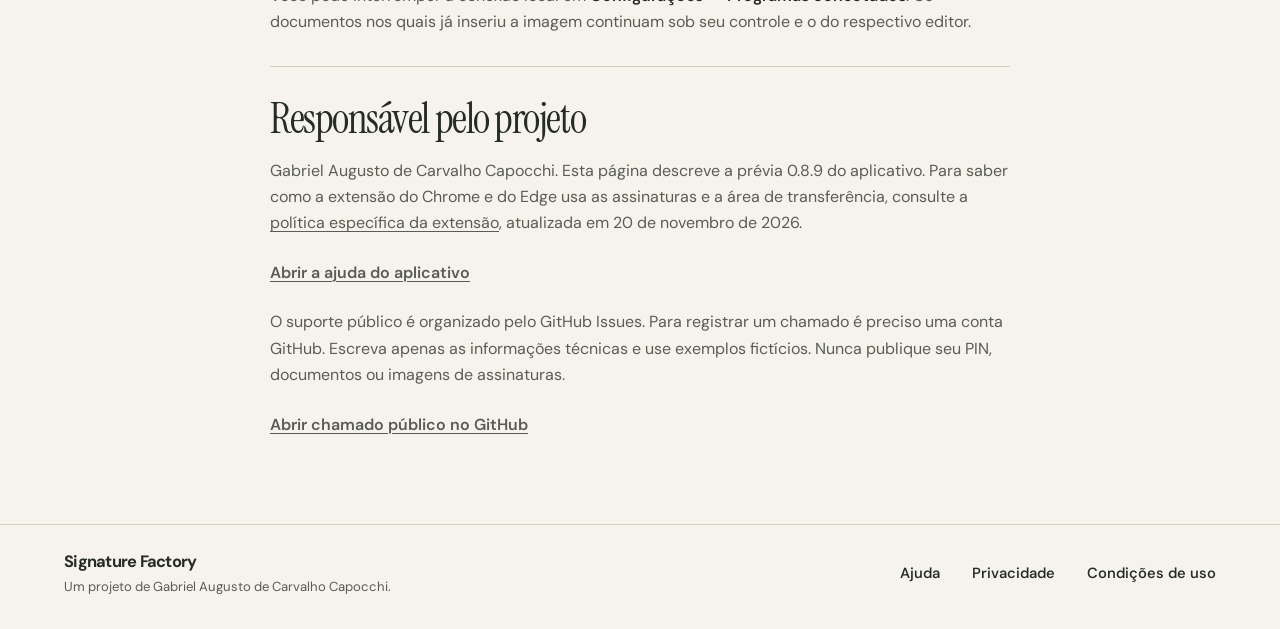
<file: privacidade.html>
<!doctype html>
<html lang="pt-BR">
<head>
  <meta charset="utf-8">
  <meta name="viewport" content="width=device-width,initial-scale=1">
  <meta name="description" content="Como o Signature Factory trata as assinaturas no Windows, no site e nos editores conectados.">
  <meta name="theme-color" content="#f6f3ec">
  <title>Privacidade · Signature Factory</title>
  <link rel="icon" href="assets/icone.png" type="image/png">
  <link rel="stylesheet" href="assets/site.css">
  <script src="publicacao.js" defer></script>
  <script src="assets/site.js" defer></script>
</head>
<body>
<a class="skip" href="#conteudo">Pular para o conteúdo</a>
<header class="site-header"><div class="shell masthead">
  <a class="brand" href="index.html" aria-label="Signature Factory, início"><span class="logo"><img src="assets/icone.png" width="40" height="40" alt=""></span>Signature Factory</a>
  <nav aria-label="Navegação principal"><a href="index.html#como-usar">Como usar</a><a href="ajuda.html">Ajuda</a><a href="privacidade.html" aria-current="page">Privacidade</a></nav>
</div></header>
<main id="conteudo" class="shell">
<article class="reading"><a class="back" href="index.html">← Início</a><header><p class="section-kicker">Signature Factory</p><h1>Sua <em>privacidade.</em></h1><p class="lede">Como o site e o aplicativo tratam suas assinaturas e documentos.</p></header>
<section><h2>Privacidade da extensão</h2><p>A extensão para Microsoft Edge e Google Chrome tem uma política própria, com os dados utilizados, as permissões, a comunicação local e seus controles.</p><p><a class="text-link" href="privacidade-extensao.html">Ler a política de privacidade da extensão →</a></p></section>
<section><h2>Ao visitar este site</h2><p>A demonstração usa uma assinatura fictícia e funciona no navegador. O site não solicita arquivos pessoais, não cria contas e não inclui publicidade, ferramentas de análise de visitas ou cookies próprios. As fontes, o estilo e os exemplos fazem parte da página.</p><p>Na hospedagem pelo GitHub Pages, o GitHub registra e armazena o endereço IP do visitante para fins de segurança. Ao registrar um chamado de suporte pelo GitHub, aplicam-se também as práticas desse serviço. <a href="https://docs.github.com/en/pages/getting-started-with-github-pages/what-is-github-pages#data-collection">Dados registrados pelo GitHub Pages</a>.</p></section>
<section><h2>No computador</h2><p>O aplicativo processa localmente os arquivos que você escolhe. A coleção salva utiliza criptografia e proteção vinculada à sua conta do Windows. O aplicativo não envia automaticamente sua coleção ao desenvolvedor. Você pode ativar um PIN opcional nas configurações e excluir assinaturas em <strong>Minhas assinaturas</strong>.</p><p>As cópias exportadas em PDF, PNG ou DOCX ficam nas pastas escolhidas por você. Excluir uma assinatura do aplicativo preserva as cópias já inseridas ou exportadas. A pasta da coleção pode permanecer após a desinstalação para preservar seus dados. Cópias em pastas sincronizadas estão sujeitas às configurações do respectivo serviço.</p></section>
<section><h2>Ao conectar um editor</h2><p>A extensão autorizada pode consultar os nomes e a indicação de favorita para exibir a lista. Ao escolher uma assinatura, o fluxo de inserção usa a imagem correspondente. O caminho de cópia coloca a imagem na área de transferência do Windows, onde ela pode permanecer também no histórico, conforme as configurações do sistema.</p><p>Ao inserir a assinatura no Word Online ou no Google Docs, ela passa a integrar o documento hospedado pela Microsoft ou pelo Google. A plataforma, as permissões do documento e os compartilhamentos da sua conta determinam quem poderá vê-la.</p><p>Você pode interromper a conexão local em <strong>Configurações → Programas conectados</strong>. Os documentos nos quais já inseriu a imagem continuam sob seu controle e o do respectivo editor.</p></section>
<section><h2>Responsável pelo projeto</h2><p>Gabriel Augusto de Carvalho Capocchi. Esta página descreve a prévia 0.8.9 do aplicativo. Para saber como a extensão do Chrome e do Edge usa as assinaturas e a área de transferência, consulte a <a href="privacidade-extensao.html">política específica da extensão</a>, atualizada em 20 de novembro de 2026.</p><p><a class="text-link" href="ajuda.html">Abrir a ajuda do aplicativo</a></p><p>O suporte público é organizado pelo GitHub Issues. Para registrar um chamado é preciso uma conta GitHub. Escreva apenas as informações técnicas e use exemplos fictícios. Nunca publique seu PIN, documentos ou imagens de assinaturas.</p><p data-support-block><a class="text-link" data-support href="https://github.com/Haduka1/signature-factory/issues/new">Abrir chamado público no GitHub</a></p></section></article>
</main>
<footer><div class="shell foot"><div><strong>Signature Factory</strong><p>Um projeto de Gabriel Augusto de Carvalho Capocchi.</p></div>
<nav aria-label="Rodapé"><a href="ajuda.html">Ajuda</a><a href="privacidade.html">Privacidade</a><a href="condicoes.html">Condições de uso</a></nav></div></footer>
</body></html>
</file>
<file: assets/site.css>
@font-face{font-family:"DM Sans";src:url("fonts/Sans.woff2") format("woff2");font-weight:400 700;font-display:swap}
@font-face{font-family:"Instrument Serif";src:url("fonts/Serif.woff2") format("woff2");font-display:swap}
@font-face{font-family:"Instrument Serif";src:url("fonts/SerifItalic.woff2") format("woff2");font-style:italic;font-display:swap}
@font-face{font-family:Explora;src:url("fonts/Rubrica.woff2") format("woff2");font-display:swap}
:root{--paper:#f6f3ec;--ink:#252b26;--soft:#595d54;--line:#d2cec2;--accent:#9e401f;--forest:#203830;--serif:"Instrument Serif",Georgia,serif;font-family:"DM Sans","Segoe UI",sans-serif;color:var(--ink);background:var(--paper);font-size:16px;line-height:1.55;color-scheme:light}
*,*::before,*::after{box-sizing:border-box}
html{scroll-padding-top:1.5rem}
body{margin:0}
button{font:inherit}
a{color:inherit;text-underline-offset:.21em}
a:hover{color:var(--accent)}
a:focus-visible,button:focus-visible,summary:focus-visible{outline:3px solid #b44e28;outline-offset:4px}
[hidden]{display:none!important}
.sr,.skip:not(:focus){position:absolute;clip-path:inset(50%);width:1px;height:1px;overflow:hidden;white-space:nowrap}
.skip:focus{position:fixed;z-index:9;top:1rem;left:1rem;background:#fff;padding:.7rem}
.shell{width:min(1240px,90vw);margin-inline:auto}
.site-header{border-bottom:1px solid var(--line)}
.masthead,.foot{display:flex;align-items:center;justify-content:space-between;gap:1.5rem}
.masthead{min-height:82px}
.brand,.masthead nav a,.foot nav a{display:inline-flex;align-items:center;text-decoration:none}
.brand{gap:12px;font-size:1.18rem;letter-spacing:-.05em;font-weight:700;white-space:nowrap}
.logo{display:grid;place-items:center;width:43px;height:43px;border-radius:12px;background:#232724}
.logo img{width:40px;height:40px;object-fit:contain}
.masthead nav,.foot nav{display:flex;align-items:center;gap:clamp(1rem,2.5vw,2.4rem)}
.masthead nav a,.foot nav a{min-height:44px;font-size:.92rem;font-weight:550}
nav a[aria-current="page"]{text-decoration:underline;text-decoration-color:var(--accent);text-decoration-thickness:2px}
.hero{display:grid;grid-template-columns:1fr 1fr;align-items:center;gap:clamp(2rem,4vw,4.7rem);padding:clamp(3rem,5.5vw,6rem) 0}
.intro{padding-bottom:1rem}
.platform,.section-kicker{color:var(--accent);font-weight:650;font-size:.78rem;letter-spacing:.12em;text-transform:uppercase;margin:0 0 1rem}
.platform{display:flex;align-items:center;gap:.62rem}
.platform::before{content:"";width:1.95rem;height:2px;background:var(--accent)}
h1,h2,h3,p,figure,dl,dd{margin:0}
h1,h2{font-family:var(--serif);font-weight:400}
h1{font-size:clamp(4.2rem,6.75vw,6.65rem);letter-spacing:-.045em;line-height:.92}
h1 em{color:var(--accent);font-weight:400}
.lede{font-size:clamp(1.1rem,1.4vw,1.28rem);line-height:1.5;color:var(--soft);max-width:35ch;margin:1.65rem 0 1.8rem}
.actions{display:flex;align-items:center;gap:1.5rem;flex-wrap:wrap}
.button{display:inline-flex;justify-content:center;align-items:center;gap:.95rem;min-height:48px;padding:.78rem 1.38rem;border-radius:32px;background:var(--forest);color:white;font-weight:650;text-decoration:none;font-size:.95rem}
.button:hover{background:#304d40;color:#fff}
.text-link{font-weight:600;text-decoration-thickness:1px;display:inline-block;padding:.45rem 0}
.demo{min-width:0}
.desk{position:relative;overflow:hidden;border-radius:16px;background-color:var(--forest);background-image:repeating-linear-gradient(94deg,transparent 0 46px,#ffffff07 47px 48px),repeating-linear-gradient(4deg,transparent 0 46px,#ffffff07 47px 48px),linear-gradient(125deg,#364d40,#1f342c 75%);color:#eef2e6;padding:1.25rem clamp(1rem,3.2vw,3.1rem) 2rem}
.viewer-bar{display:flex;align-items:center;justify-content:space-between;gap:.6rem;margin:0 0 1.3rem;font-size:.72rem;letter-spacing:.055em;color:#d8dfce}
.viewer-name{display:flex;align-items:center;gap:.52rem}
.viewer-name::before{content:"";width:10px;height:13px;border:1px solid currentColor;border-radius:1px}
.sheet{color:#32382e;isolation:isolate;position:relative;width:min(100%,440px);margin:auto;background:#fffcf4;border:1px solid #ede7d8;border-radius:2px;box-shadow:5px 7px 0 -1px #b9b6a6,6px 11px 0 -1px #d6cfba,10px 12px 23px #0b191a45;aspect-ratio:1.35}
.sheet-body{position:absolute;inset:0;padding:7% 9%;pointer-events:none;overflow:hidden}
.doc-label{color:#6b685c;font:600 clamp(.58rem,.66vw,.7rem)/1.2 "DM Sans",sans-serif;text-transform:uppercase;letter-spacing:.16em}
.sheet h2{font:400 clamp(1.8rem,2.7vw,2.7rem)/1.05 var(--serif);letter-spacing:-.015em;margin:.36rem 0 .55rem}
.sheet p{font-size:clamp(.64rem,.82vw,.82rem);line-height:1.55;color:#55594e}
.rule{display:block;background:#dbd7c9;height:1px;width:83%;margin:.7rem 0 0}
.rule.short{width:63%;margin-top:.4rem}
.sign-line{position:absolute;bottom:10%;left:9%;width:82%;border-top:1px solid #a5a497;color:#6c6b60;font-size:.66rem;line-height:1.5;padding-top:.3rem}
.signature{--sig-width:45%;--sig-left:26%;--sig-top:59%;position:absolute;display:grid;place-items:center;left:var(--sig-left);top:var(--sig-top);width:var(--sig-width);aspect-ratio:3.65;container-type:inline-size;padding:0;border:1.4px dashed #a34c2c;color:#235545;background:transparent;line-height:1;touch-action:none;user-select:none;cursor:grab}
.signature:active{cursor:grabbing}
.signature::after,.signature::before{content:"";position:absolute;width:7px;height:7px;background:#fffcf4;outline:1.5px solid #a34c2c}
.signature::before{left:-3px;top:-3px}.signature::after{bottom:-3px;right:-3px}
.signature span{display:block;white-space:nowrap;pointer-events:none;font:400 30cqi/.82 Explora,cursive;letter-spacing:-.055em;transform:rotate(-4deg) translateY(-.04em)}
.demo figcaption{display:flex;align-items:center;justify-content:space-between;gap:.55rem;padding-top:.8rem;color:var(--soft);font-size:.79rem;line-height:1.42}
.demo figcaption strong{display:block;font-weight:650;color:var(--ink)}
.demo-controls{display:flex;align-items:center;gap:6px}
.demo-controls button{border:1px solid #b4b5a9;background:transparent;width:40px;height:40px;border-radius:50%;font-size:1.4rem;line-height:1;color:var(--forest);cursor:pointer}
.demo-controls button:hover{background:#e5e7db}.demo-controls button:disabled{opacity:.45;cursor:default}
.steps-section,.formats,.availability{border-top:1px solid var(--line);padding:clamp(2.7rem,4.5vw,4.6rem) 0}
.section-kicker{margin-bottom:.55rem;font-size:.72rem}
.section-heading h2,.formats h2,.availability h2,.reading section h2{font-size:clamp(2.4rem,4.2vw,4.15rem);line-height:1.06;letter-spacing:-.035em}
.steps{list-style:none;counter-reset:step;display:grid;grid-template-columns:repeat(3,1fr);gap:clamp(1.5rem,4vw,4rem);padding:0;margin:2.15rem 0 0}
.steps li{counter-increment:step;position:relative;border-top:1px solid #bcbdae;padding:.9rem 0 0}
.steps li::before{content:counter(step,decimal-leading-zero);display:block;color:var(--accent);font-variant-numeric:tabular-nums;font-size:.82rem;margin-bottom:.72rem}
h3,.format-list dt{font-size:1.15rem;line-height:1.35;letter-spacing:-.035em;font-weight:650}
.steps p,.format-list dd,.availability p,.reading p,.reading li{color:var(--soft)}
.steps p{margin:.55rem 0 0}.steps p strong,.reading strong{font-weight:600;color:var(--ink)}
.formats{display:grid;grid-template-columns:1fr 1.14fr;align-items:start;gap:clamp(1rem,6vw,6rem)}
.format-list div{display:grid;grid-template-columns:6.8rem 1fr;gap:1.25rem;padding:1.1rem 0;border-bottom:1px solid var(--line)}
.format-list div:first-child{padding-top:.2rem}
.availability{display:flex;align-items:center;gap:1.75rem}.availability>div{margin-right:auto}.availability p:last-child{margin-top:.6rem}
footer{border-top:1px solid var(--line);padding:1.5rem 0 2rem}
.foot strong{font-size:1.03rem;letter-spacing:-.045em}.foot p{font-size:.82rem;color:var(--soft);margin-top:.15rem}
.reading{max-width:740px;margin:0 auto 3rem}
.back{display:inline-flex;align-items:center;min-height:44px;margin:1.25rem 0 1.8rem;font-size:.92rem;color:var(--soft)}
.reading header{padding-bottom:2rem}
.reading h1{font-size:clamp(3.5rem,6.6vw,5.9rem)}
.reading .lede{max-width:47ch}
.reading section{border-top:1px solid var(--line);padding:1.9rem 0}
.reading section h2{font-size:clamp(2rem,3.25vw,2.8rem);margin-bottom:1rem}
.reading p,.reading li{line-height:1.65}.reading p+p,.reading p+.button,.reading .button+p{margin-top:1rem}
.reading ol{padding-inline-start:1.4rem}.reading li{padding-inline-start:.4rem;margin:.45rem 0}.filename{overflow-wrap:anywhere}
.reading details{padding:.55rem 0;border-bottom:1px solid var(--line)}
.reading summary{padding:.55rem 0;min-height:44px;font-weight:600;cursor:pointer}
.reading details p{padding-bottom:.6rem}
@media(max-width:820px){.hero{grid-template-columns:1fr;gap:2rem}.intro{padding-bottom:0}.intro .lede{max-width:44ch}.demo{width:min(100%,600px);justify-self:center}.sheet{width:min(100%,450px)}.sheet h2{font-size:clamp(1.75rem,5vw,2.6rem)}.sheet p{font-size:clamp(.7rem,1.65vw,.85rem)}.formats{grid-template-columns:1fr}.steps{gap:1.25rem}}
@media(max-width:600px){.shell{width:91vw}.masthead{min-height:70px;flex-wrap:wrap;gap:.2rem;padding:.62rem 0 .25rem}.masthead nav{gap:1.35rem}.logo{width:36px;height:36px;border-radius:10px}.logo img{width:34px;height:34px}.brand{font-size:1.08rem;gap:8px}.masthead nav a{min-height:38px}.hero{padding:2.65rem 0 2rem;gap:1.65rem}h1{font-size:clamp(3.7rem,13vw,5.5rem)}.lede{margin:1.1rem 0 1.35rem}.platform{font-size:.68rem}.actions{gap:1rem}.desk{padding:1rem 1.12rem 1.45rem}.viewer-bar{margin-bottom:.9rem}.sheet-body{padding:6% 8%}.sheet h2{margin:.25rem 0 .42rem}.rule{margin-top:.5rem}.demo figcaption{font-size:.74rem}.steps{grid-template-columns:1fr;margin-top:1.45rem;gap:1rem}.steps li{padding:.8rem 0 0 2.35rem}.steps li::before{position:absolute;left:0;top:.9rem}.format-list div{grid-template-columns:5.5rem 1fr;gap:.65rem}.availability,.foot{flex-wrap:wrap}.availability>div{flex-basis:100%}.foot{gap:.3rem}.foot nav{gap:1.15rem}.reading{margin-bottom:1.3rem}}
@media(forced-colors:active){.signature,.signature::before,.signature::after{border:1px solid ButtonText}.button{border:1px solid LinkText}}

.app-screen{margin:1.35rem 0 0}.app-screen img{display:block;max-width:100%;width:550px;height:auto;border:1px solid var(--line);border-radius:8px}.app-screen figcaption{font-size:.83rem;color:var(--soft);margin:.5rem 0 0}
</file>
